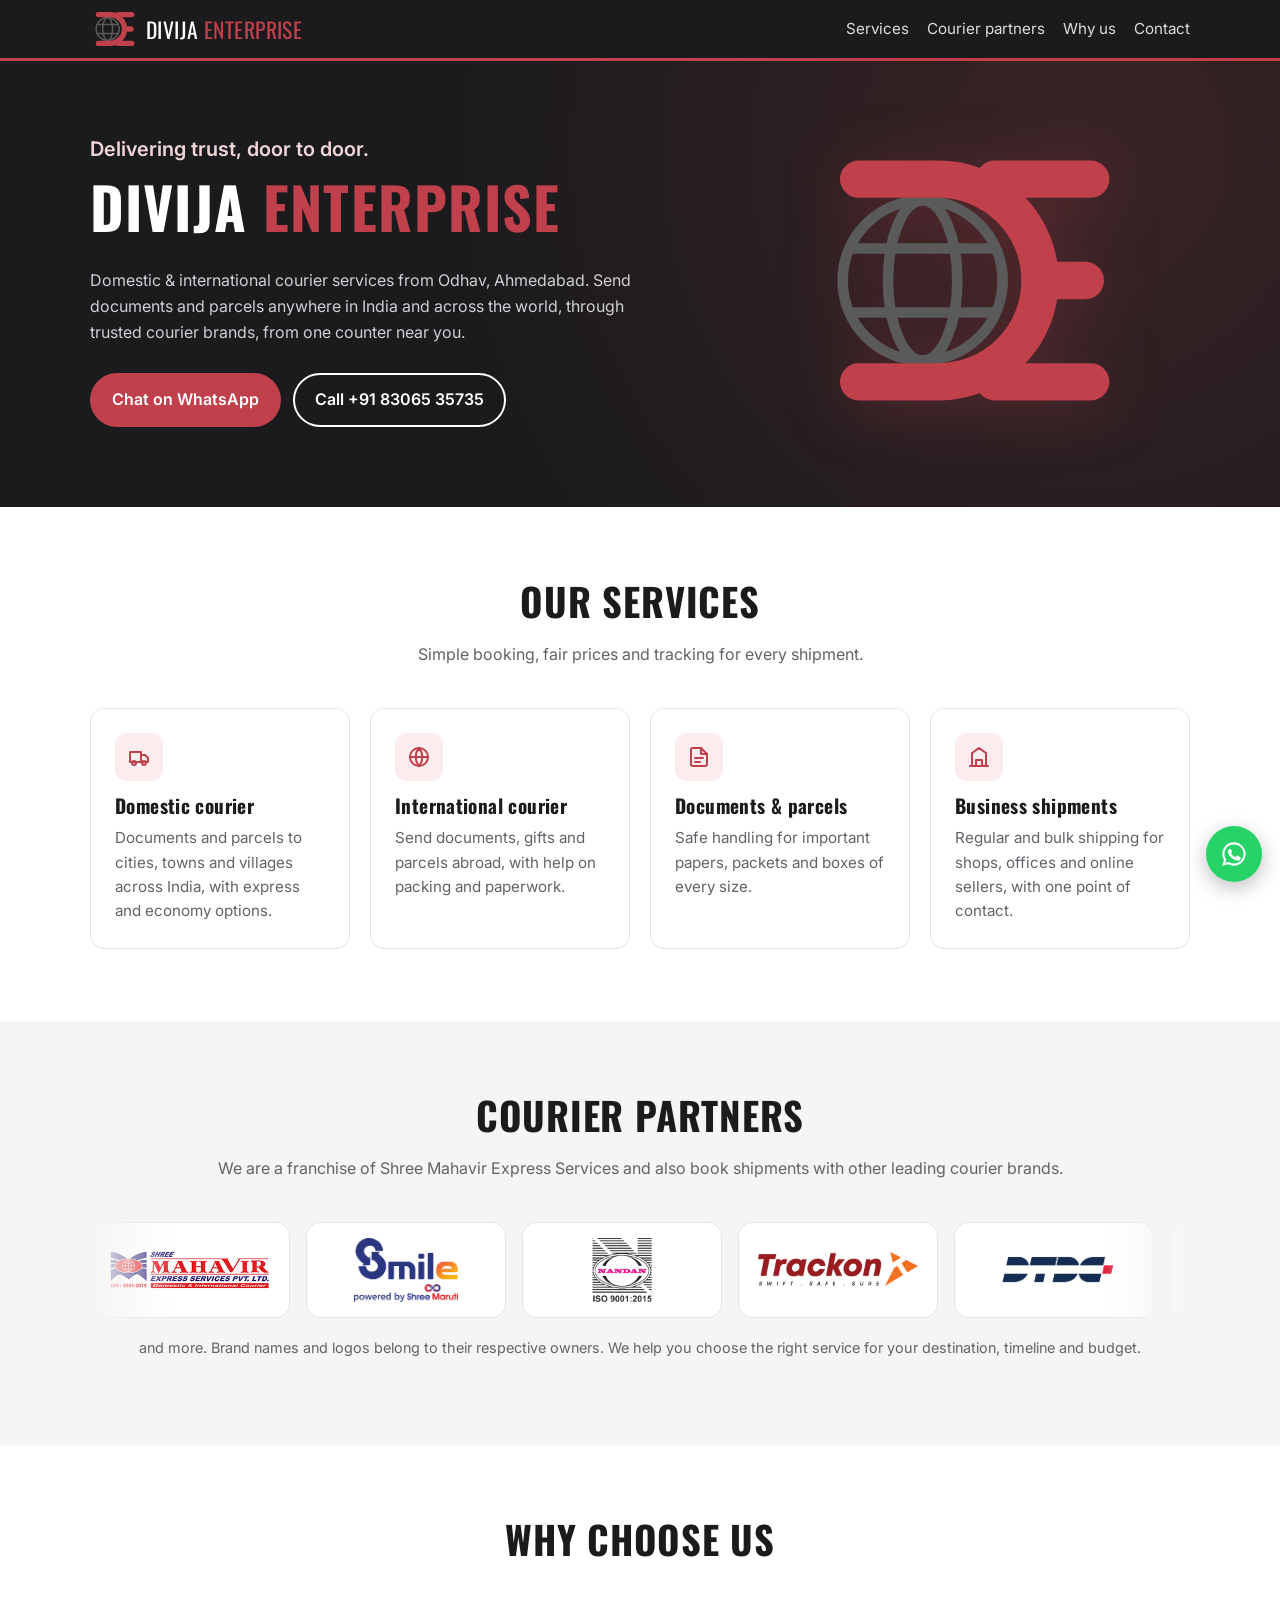
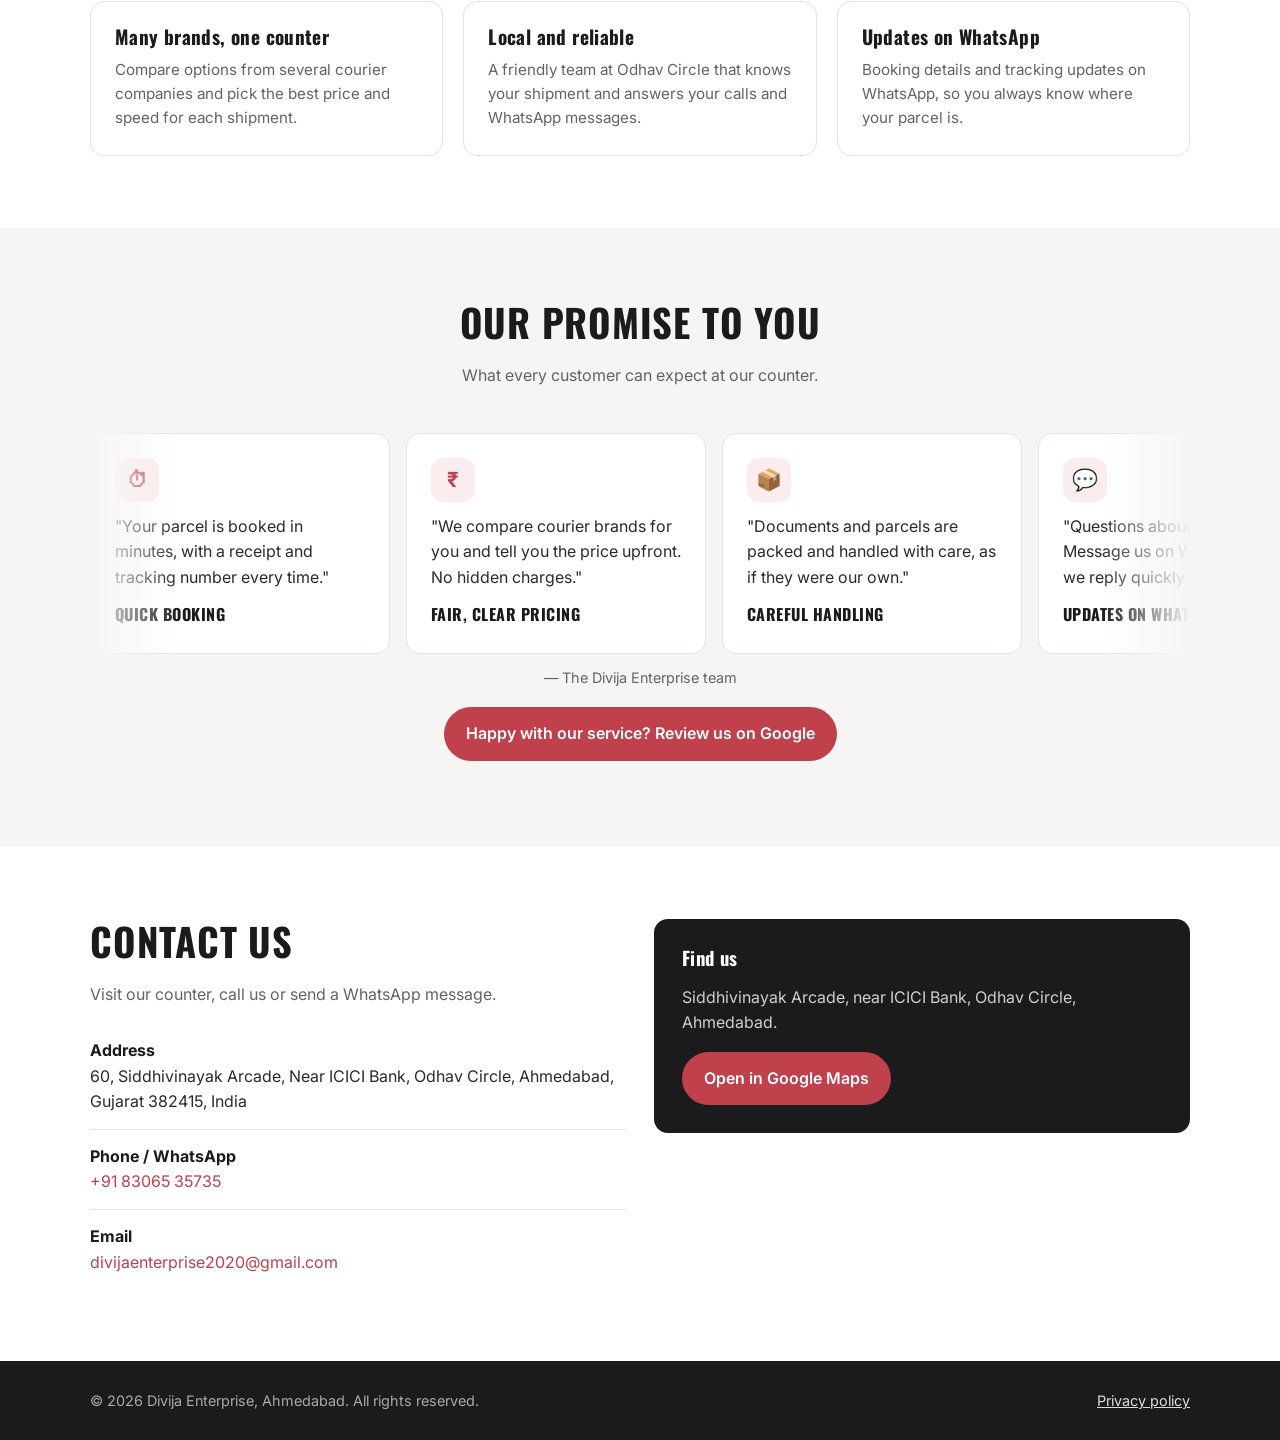
<file: index.html>
<!doctype html>
<html lang="en">
<head>
  <meta charset="utf-8">
  <meta name="viewport" content="width=device-width, initial-scale=1">
  <title>Divija Enterprise | Domestic &amp; International Courier Services, Odhav, Ahmedabad</title>
  <meta name="description" content="Divija Enterprise, Odhav, Ahmedabad: domestic and international courier services for documents and parcels. Franchise of Shree Mahavir Express Services; we also book with Trackon, DTDC and other courier brands.">
  <link rel="icon" href="logo.svg" type="image/svg+xml">
  <link rel="preconnect" href="https://fonts.googleapis.com">
  <link rel="preconnect" href="https://fonts.gstatic.com" crossorigin>
  <link href="https://fonts.googleapis.com/css2?family=Inter:wght@400;600&family=Oswald:wght@500;700&display=swap" rel="stylesheet">
  <link rel="stylesheet" href="style.css">
</head>
<body>

<header class="site-header">
  <div class="wrap">
    <a class="brand" href="#top">
      <img src="logo.svg" alt="" width="46" height="38">
      <span class="brand-name">Divija <span>Enterprise</span></span>
    </a>
    <nav class="nav" aria-label="Main">
      <a href="#services">Services</a>
      <a href="#partners">Courier partners</a>
      <a href="#why">Why us</a>
      <a href="#contact">Contact</a>
    </nav>
  </div>
</header>

<main id="top">
  <section class="hero">
    <div class="wrap">
      <div>
        <p class="tagline">Delivering trust, door to door.</p>
        <h1>Divija <span>Enterprise</span></h1>
        <p class="lead">Domestic &amp; international courier services from Odhav, Ahmedabad. Send documents and parcels anywhere in India and across the world, through trusted courier brands, from one counter near you.</p>
        <div class="hero-actions">
          <a class="btn btn-primary" href="https://wa.me/918306535735?text=Hi%20Divija%20Enterprise%2C%20I%20want%20to%20send%20a%20courier." rel="noopener">Chat on WhatsApp</a>
          <a class="btn btn-ghost" href="tel:+918306535735">Call +91 83065 35735</a>
        </div>
      </div>
      <img class="hero-logo" src="logo.svg" alt="Divija Enterprise logo" width="320" height="267">
    </div>
  </section>

  <section id="services">
    <div class="wrap">
      <div class="section-title">
        <h2>Our services</h2>
        <p>Simple booking, fair prices and tracking for every shipment.</p>
      </div>
      <div class="grid grid-4">
        <article class="card">
          <div class="icon" aria-hidden="true">
            <svg width="24" height="24" viewBox="0 0 24 24" fill="none" stroke="currentColor" stroke-width="2" stroke-linecap="round" stroke-linejoin="round"><path d="M3 7h11v10H3zM14 10h4l3 3v4h-7z"/><circle cx="7" cy="18" r="2"/><circle cx="17" cy="18" r="2"/></svg>
          </div>
          <h3>Domestic courier</h3>
          <p>Documents and parcels to cities, towns and villages across India, with express and economy options.</p>
        </article>
        <article class="card">
          <div class="icon" aria-hidden="true">
            <svg width="24" height="24" viewBox="0 0 24 24" fill="none" stroke="currentColor" stroke-width="2" stroke-linecap="round" stroke-linejoin="round"><circle cx="12" cy="12" r="9"/><path d="M3 12h18M12 3a14 14 0 0 1 0 18M12 3a14 14 0 0 0 0 18"/></svg>
          </div>
          <h3>International courier</h3>
          <p>Send documents, gifts and parcels abroad, with help on packing and paperwork.</p>
        </article>
        <article class="card">
          <div class="icon" aria-hidden="true">
            <svg width="24" height="24" viewBox="0 0 24 24" fill="none" stroke="currentColor" stroke-width="2" stroke-linecap="round" stroke-linejoin="round"><path d="M14 3H6a2 2 0 0 0-2 2v14a2 2 0 0 0 2 2h12a2 2 0 0 0 2-2V9z"/><path d="M14 3v6h6M8 13h8M8 17h5"/></svg>
          </div>
          <h3>Documents &amp; parcels</h3>
          <p>Safe handling for important papers, packets and boxes of every size.</p>
        </article>
        <article class="card">
          <div class="icon" aria-hidden="true">
            <svg width="24" height="24" viewBox="0 0 24 24" fill="none" stroke="currentColor" stroke-width="2" stroke-linecap="round" stroke-linejoin="round"><path d="M3 21h18M5 21V8l7-5 7 5v13"/><path d="M9 21v-6h6v6"/></svg>
          </div>
          <h3>Business shipments</h3>
          <p>Regular and bulk shipping for shops, offices and online sellers, with one point of contact.</p>
        </article>
      </div>
    </div>
  </section>

  <section id="partners" class="section-soft">
    <div class="wrap">
      <div class="section-title">
        <h2>Courier partners</h2>
        <p>We are a franchise of Shree Mahavir Express Services and also book shipments with other leading courier brands.</p>
      </div>
      <!-- Partner slider. To show a brand's official logo, put the file at partners/<file>.png
           (the names below); until the file exists, the brand's name is shown instead. -->
      <div class="slider" aria-label="Courier partners">
        <div class="slider-track">
          <div class="logo-tile"><img src="partners/mahavir.jpg" alt="Shree Mahavir Express Services" onerror="this.remove()"><span>Shree Mahavir Express Services</span></div>
          <div class="logo-tile"><img src="partners/maruti.png" alt="Shree Maruti Courier" onerror="this.remove()"><span>Shree Maruti Courier</span></div>
          <div class="logo-tile"><img src="partners/nandan.png" alt="Shree Nandan Courier" onerror="this.remove()"><span>Shree Nandan Courier</span></div>
          <div class="logo-tile"><img src="partners/trackon.webp" alt="Trackon" onerror="this.remove()"><span>Trackon</span></div>
          <div class="logo-tile"><img src="partners/dtdc.png" alt="DTDC" onerror="this.remove()"><span>DTDC</span></div>
          <div class="logo-tile"><img src="partners/madhur.png" alt="Madhur Courier Services" onerror="this.remove()"><span>Madhur Courier</span></div>
          <!-- Copy of the same tiles so the loop is seamless (hidden from screen readers). -->
          <div class="logo-tile" aria-hidden="true"><img src="partners/mahavir.jpg" alt="" onerror="this.remove()"><span>Shree Mahavir Express Services</span></div>
          <div class="logo-tile" aria-hidden="true"><img src="partners/maruti.png" alt="" onerror="this.remove()"><span>Shree Maruti Courier</span></div>
          <div class="logo-tile" aria-hidden="true"><img src="partners/nandan.png" alt="" onerror="this.remove()"><span>Shree Nandan Courier</span></div>
          <div class="logo-tile" aria-hidden="true"><img src="partners/trackon.webp" alt="" onerror="this.remove()"><span>Trackon</span></div>
          <div class="logo-tile" aria-hidden="true"><img src="partners/dtdc.png" alt="" onerror="this.remove()"><span>DTDC</span></div>
          <div class="logo-tile" aria-hidden="true"><img src="partners/madhur.png" alt="" onerror="this.remove()"><span>Madhur Courier</span></div>
        </div>
      </div>
      <p class="note">and more. Brand names and logos belong to their respective owners. We help you choose the right service for your destination, timeline and budget.</p>
    </div>
  </section>

  <section id="why">
    <div class="wrap">
      <div class="section-title">
        <h2>Why choose us</h2>
      </div>
      <div class="grid grid-3">
        <div class="card">
          <h3>Many brands, one counter</h3>
          <p>Compare options from several courier companies and pick the best price and speed for each shipment.</p>
        </div>
        <div class="card">
          <h3>Local and reliable</h3>
          <p>A friendly team at Odhav Circle that knows your shipment and answers your calls and WhatsApp messages.</p>
        </div>
        <div class="card">
          <h3>Updates on WhatsApp</h3>
          <p>Booking details and tracking updates on WhatsApp, so you always know where your parcel is.</p>
        </div>
      </div>
    </div>
  </section>

  <section id="reviews" class="section-soft">
    <div class="wrap">
      <div class="section-title">
        <h2>Our promise to you</h2>
        <p>What every customer can expect at our counter.</p>
      </div>
      <div class="slider slider-cards" aria-label="Our promises">
        <div class="slider-track slow">
          <!-- Real customer reviews (with the customer's permission) can be added to this slider too:
          <figure class="card testimonial">
            <div class="stars" aria-label="5 out of 5 stars">★★★★★</div>
            <blockquote>"The customer's own words."</blockquote>
            <figcaption><strong>Customer name</strong><span>Area, City</span></figcaption>
          </figure>
          Add each one twice: once here and once in the copy below. -->
          <figure class="card promise"><div class="promise-icon" aria-hidden="true">⏱</div><blockquote>"Your parcel is booked in minutes, with a receipt and tracking number every time."</blockquote><figcaption><strong>Quick booking</strong></figcaption></figure>
          <figure class="card promise"><div class="promise-icon" aria-hidden="true">₹</div><blockquote>"We compare courier brands for you and tell you the price upfront. No hidden charges."</blockquote><figcaption><strong>Fair, clear pricing</strong></figcaption></figure>
          <figure class="card promise"><div class="promise-icon" aria-hidden="true">📦</div><blockquote>"Documents and parcels are packed and handled with care, as if they were our own."</blockquote><figcaption><strong>Careful handling</strong></figcaption></figure>
          <figure class="card promise"><div class="promise-icon" aria-hidden="true">💬</div><blockquote>"Questions about your shipment? Message us on WhatsApp and we reply quickly."</blockquote><figcaption><strong>Updates on WhatsApp</strong></figcaption></figure>
          <figure class="card promise"><div class="promise-icon" aria-hidden="true">🌍</div><blockquote>"From Ahmedabad to anywhere in India or abroad, we help you choose the right service."</blockquote><figcaption><strong>India and worldwide</strong></figcaption></figure>
          <!-- Copy for the seamless loop (hidden from screen readers). -->
          <figure class="card promise" aria-hidden="true"><div class="promise-icon">⏱</div><blockquote>"Your parcel is booked in minutes, with a receipt and tracking number every time."</blockquote><figcaption><strong>Quick booking</strong></figcaption></figure>
          <figure class="card promise" aria-hidden="true"><div class="promise-icon">₹</div><blockquote>"We compare courier brands for you and tell you the price upfront. No hidden charges."</blockquote><figcaption><strong>Fair, clear pricing</strong></figcaption></figure>
          <figure class="card promise" aria-hidden="true"><div class="promise-icon">📦</div><blockquote>"Documents and parcels are packed and handled with care, as if they were our own."</blockquote><figcaption><strong>Careful handling</strong></figcaption></figure>
          <figure class="card promise" aria-hidden="true"><div class="promise-icon">💬</div><blockquote>"Questions about your shipment? Message us on WhatsApp and we reply quickly."</blockquote><figcaption><strong>Updates on WhatsApp</strong></figcaption></figure>
          <figure class="card promise" aria-hidden="true"><div class="promise-icon">🌍</div><blockquote>"From Ahmedabad to anywhere in India or abroad, we help you choose the right service."</blockquote><figcaption><strong>India and worldwide</strong></figcaption></figure>
        </div>
      </div>
      <p class="note" style="margin-top:4px">— The Divija Enterprise team</p>
      <p class="note"><a class="btn btn-primary" href="https://www.google.com/maps?cid=14158673834589068354" target="_blank" rel="noopener">Happy with our service? Review us on Google</a></p>
    </div>
  </section>

  <section id="contact" class="contact">
    <div class="wrap">
      <div>
        <div class="section-title" style="text-align:left;margin-bottom:16px">
          <h2>Contact us</h2>
          <p>Visit our counter, call us or send a WhatsApp message.</p>
        </div>
        <ul class="contact-list">
          <li>
            <div><strong>Address</strong>60, Siddhivinayak Arcade, Near ICICI Bank, Odhav Circle, Ahmedabad, Gujarat 382415, India</div>
          </li>
          <li>
            <div><strong>Phone / WhatsApp</strong><a href="tel:+918306535735">+91 83065 35735</a></div>
          </li>
          <li>
            <div><strong>Email</strong><a href="mailto:divijaenterprise2020@gmail.com">divijaenterprise2020@gmail.com</a></div>
          </li>
        </ul>
      </div>
      <div class="map-card">
        <h3>Find us</h3>
        <p>Siddhivinayak Arcade, near ICICI Bank, Odhav Circle, Ahmedabad.</p>
        <a class="btn btn-primary" href="https://www.google.com/maps?cid=14158673834589068354" target="_blank" rel="noopener">Open in Google Maps</a>
      </div>
    </div>
  </section>
</main>

<footer class="site-footer">
  <div class="wrap">
    <span>&copy; 2026 Divija Enterprise, Ahmedabad. All rights reserved.</span>
    <span><a href="privacy.html">Privacy policy</a></span>
  </div>
</footer>

<a class="wa-float" href="https://wa.me/918306535735" aria-label="Chat with Divija Enterprise on WhatsApp" rel="noopener">
  <svg width="28" height="28" viewBox="0 0 24 24" fill="currentColor" aria-hidden="true"><path d="M12 2a10 10 0 0 0-8.6 15.1L2 22l5-1.3A10 10 0 1 0 12 2zm0 18.2a8.2 8.2 0 0 1-4.2-1.2l-.3-.2-3 .8.8-2.9-.2-.3A8.2 8.2 0 1 1 12 20.2zm4.5-6.1c-.2-.1-1.5-.7-1.7-.8-.2-.1-.4-.1-.6.1l-.8 1c-.1.2-.3.2-.5.1a6.7 6.7 0 0 1-3.3-2.9c-.2-.4.2-.4.7-1.3.1-.2 0-.3 0-.4l-.8-1.8c-.2-.5-.4-.4-.6-.4h-.5a1 1 0 0 0-.7.3 3 3 0 0 0-.9 2.2 5.2 5.2 0 0 0 1.1 2.8 11.9 11.9 0 0 0 4.6 4c1.7.7 2.3.8 3.2.7a2.7 2.7 0 0 0 1.8-1.3 2.2 2.2 0 0 0 .2-1.3c-.1-.1-.2-.2-.4-.3z"/></svg>
</a>

</body>
</html>
</file>
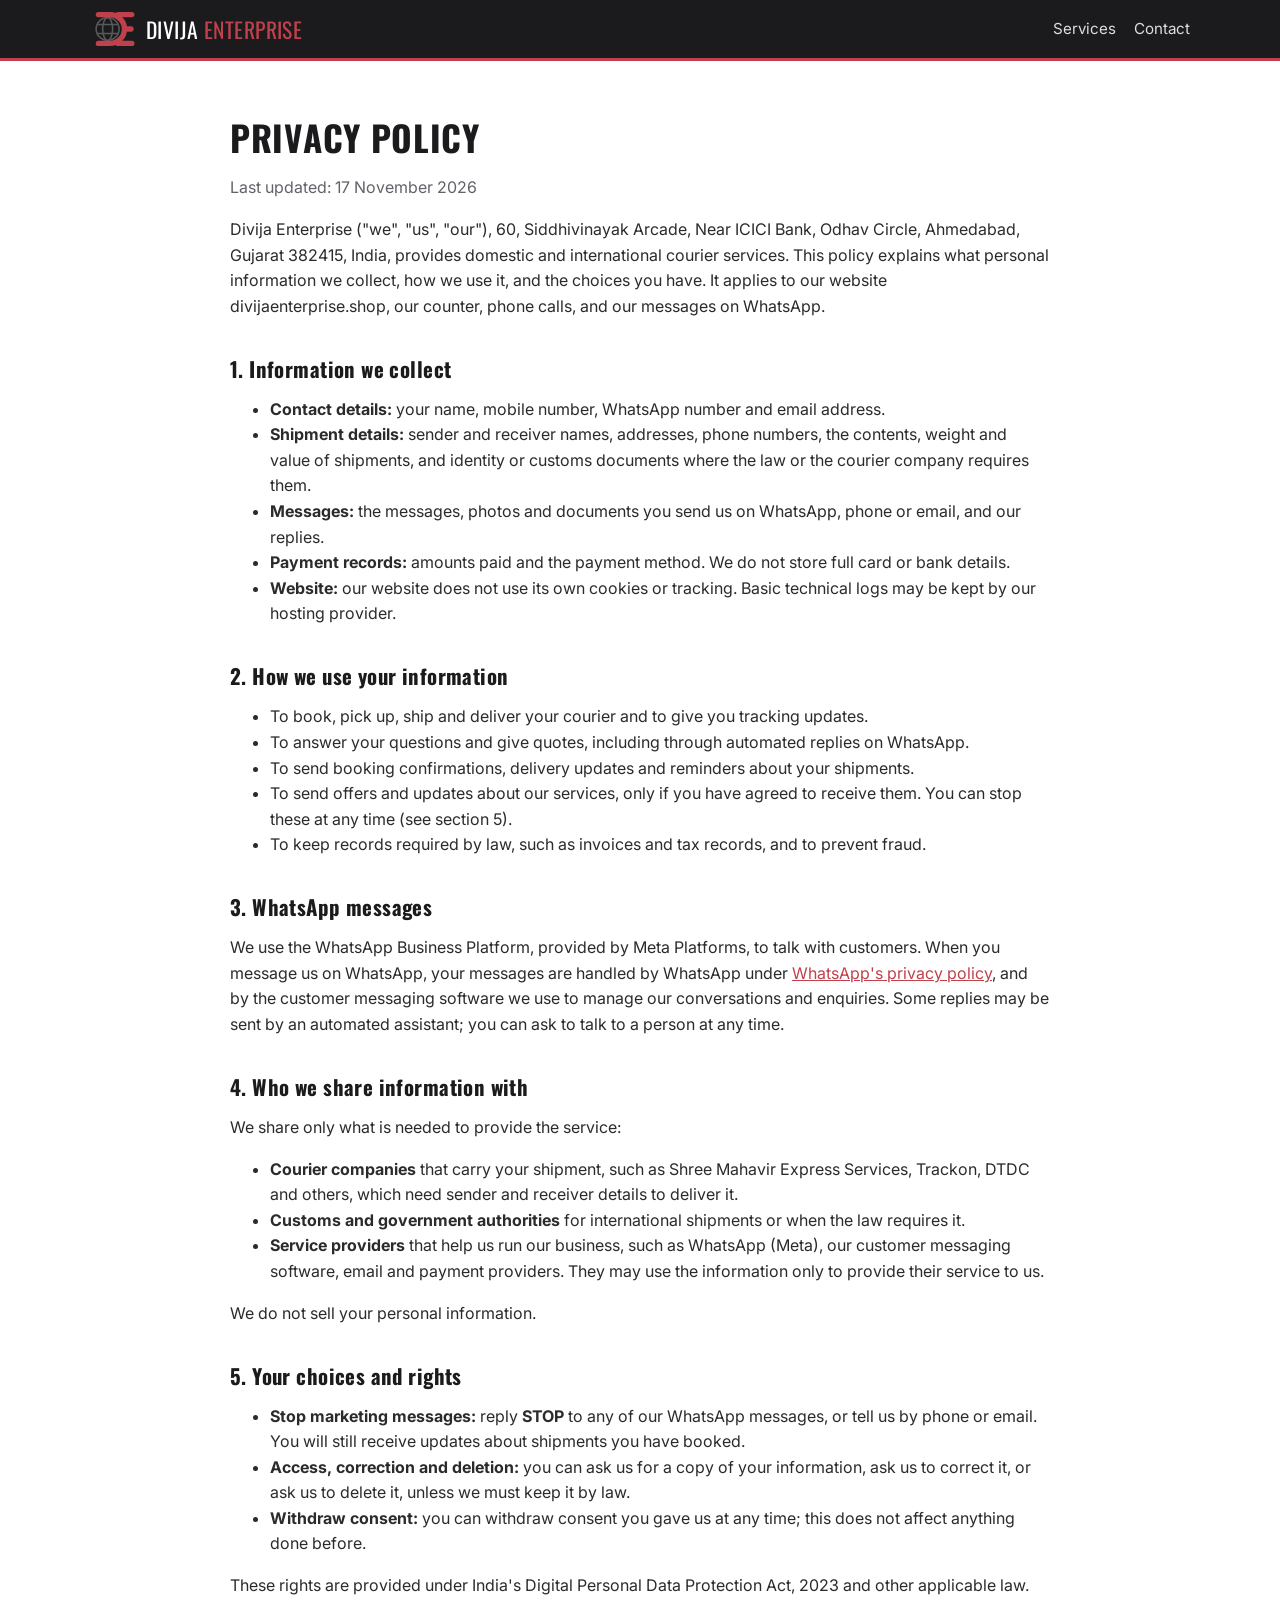
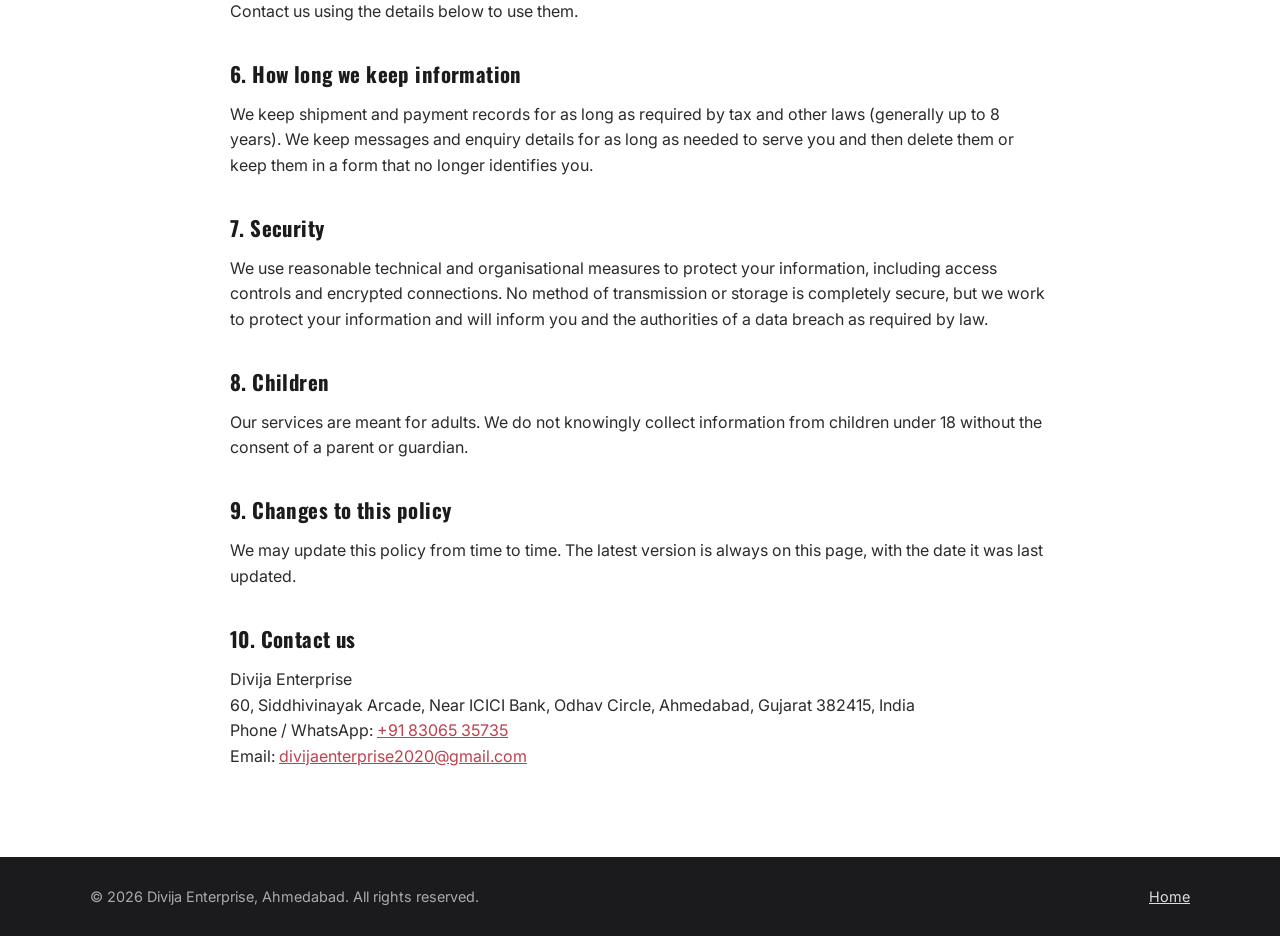
<file: privacy.html>
<!doctype html>
<html lang="en">
<head>
  <meta charset="utf-8">
  <meta name="viewport" content="width=device-width, initial-scale=1">
  <title>Privacy Policy | Divija Enterprise</title>
  <meta name="description" content="How Divija Enterprise collects, uses and protects your personal information, including on WhatsApp.">
  <link rel="icon" href="logo.svg" type="image/svg+xml">
  <link rel="preconnect" href="https://fonts.googleapis.com">
  <link rel="preconnect" href="https://fonts.gstatic.com" crossorigin>
  <link href="https://fonts.googleapis.com/css2?family=Inter:wght@400;600&family=Oswald:wght@500;700&display=swap" rel="stylesheet">
  <link rel="stylesheet" href="style.css">
</head>
<body>

<header class="site-header">
  <div class="wrap">
    <a class="brand" href="index.html">
      <img src="logo.svg" alt="" width="46" height="38">
      <span class="brand-name">Divija <span>Enterprise</span></span>
    </a>
    <nav class="nav" aria-label="Main">
      <a href="index.html#services">Services</a>
      <a href="index.html#contact">Contact</a>
    </nav>
  </div>
</header>

<main class="legal">
  <div class="wrap">
    <h1>Privacy policy</h1>
    <p class="updated">Last updated: 17 November 2026</p>

    <p>Divija Enterprise ("we", "us", "our"), 60, Siddhivinayak Arcade, Near ICICI Bank, Odhav Circle, Ahmedabad, Gujarat 382415, India, provides domestic and international courier services. This policy explains what personal information we collect, how we use it, and the choices you have. It applies to our website divijaenterprise.shop, our counter, phone calls, and our messages on WhatsApp.</p>

    <h2>1. Information we collect</h2>
    <ul>
      <li><strong>Contact details:</strong> your name, mobile number, WhatsApp number and email address.</li>
      <li><strong>Shipment details:</strong> sender and receiver names, addresses, phone numbers, the contents, weight and value of shipments, and identity or customs documents where the law or the courier company requires them.</li>
      <li><strong>Messages:</strong> the messages, photos and documents you send us on WhatsApp, phone or email, and our replies.</li>
      <li><strong>Payment records:</strong> amounts paid and the payment method. We do not store full card or bank details.</li>
      <li><strong>Website:</strong> our website does not use its own cookies or tracking. Basic technical logs may be kept by our hosting provider.</li>
    </ul>

    <h2>2. How we use your information</h2>
    <ul>
      <li>To book, pick up, ship and deliver your courier and to give you tracking updates.</li>
      <li>To answer your questions and give quotes, including through automated replies on WhatsApp.</li>
      <li>To send booking confirmations, delivery updates and reminders about your shipments.</li>
      <li>To send offers and updates about our services, only if you have agreed to receive them. You can stop these at any time (see section 5).</li>
      <li>To keep records required by law, such as invoices and tax records, and to prevent fraud.</li>
    </ul>

    <h2>3. WhatsApp messages</h2>
    <p>We use the WhatsApp Business Platform, provided by Meta Platforms, to talk with customers. When you message us on WhatsApp, your messages are handled by WhatsApp under <a href="https://www.whatsapp.com/legal/privacy-policy" target="_blank" rel="noopener">WhatsApp's privacy policy</a>, and by the customer messaging software we use to manage our conversations and enquiries. Some replies may be sent by an automated assistant; you can ask to talk to a person at any time.</p>

    <h2>4. Who we share information with</h2>
    <p>We share only what is needed to provide the service:</p>
    <ul>
      <li><strong>Courier companies</strong> that carry your shipment, such as Shree Mahavir Express Services, Trackon, DTDC and others, which need sender and receiver details to deliver it.</li>
      <li><strong>Customs and government authorities</strong> for international shipments or when the law requires it.</li>
      <li><strong>Service providers</strong> that help us run our business, such as WhatsApp (Meta), our customer messaging software, email and payment providers. They may use the information only to provide their service to us.</li>
    </ul>
    <p>We do not sell your personal information.</p>

    <h2>5. Your choices and rights</h2>
    <ul>
      <li><strong>Stop marketing messages:</strong> reply <strong>STOP</strong> to any of our WhatsApp messages, or tell us by phone or email. You will still receive updates about shipments you have booked.</li>
      <li><strong>Access, correction and deletion:</strong> you can ask us for a copy of your information, ask us to correct it, or ask us to delete it, unless we must keep it by law.</li>
      <li><strong>Withdraw consent:</strong> you can withdraw consent you gave us at any time; this does not affect anything done before.</li>
    </ul>
    <p>These rights are provided under India's Digital Personal Data Protection Act, 2023 and other applicable law. Contact us using the details below to use them.</p>

    <h2>6. How long we keep information</h2>
    <p>We keep shipment and payment records for as long as required by tax and other laws (generally up to 8 years). We keep messages and enquiry details for as long as needed to serve you and then delete them or keep them in a form that no longer identifies you.</p>

    <h2>7. Security</h2>
    <p>We use reasonable technical and organisational measures to protect your information, including access controls and encrypted connections. No method of transmission or storage is completely secure, but we work to protect your information and will inform you and the authorities of a data breach as required by law.</p>

    <h2>8. Children</h2>
    <p>Our services are meant for adults. We do not knowingly collect information from children under 18 without the consent of a parent or guardian.</p>

    <h2>9. Changes to this policy</h2>
    <p>We may update this policy from time to time. The latest version is always on this page, with the date it was last updated.</p>

    <h2>10. Contact us</h2>
    <p>
      Divija Enterprise<br>
      60, Siddhivinayak Arcade, Near ICICI Bank, Odhav Circle, Ahmedabad, Gujarat 382415, India<br>
      Phone / WhatsApp: <a href="tel:+918306535735">+91 83065 35735</a><br>
      Email: <a href="mailto:divijaenterprise2020@gmail.com">divijaenterprise2020@gmail.com</a>
    </p>
  </div>
</main>

<footer class="site-footer">
  <div class="wrap">
    <span>&copy; 2026 Divija Enterprise, Ahmedabad. All rights reserved.</span>
    <span><a href="index.html">Home</a></span>
  </div>
</footer>

</body>
</html>
</file>
<file: style.css>
:root {
  --red: #c0404b;
  --red-dark: #9e2f39;
  --ink: #1b1b1d;
  --ink-2: #2a2a2d;
  --text: #2b2b2e;
  --muted: #62626a;
  --line: #e6e3e1;
  --bg: #ffffff;
  --bg-soft: #f7f5f4;
  --radius: 14px;
}

* { box-sizing: border-box; }
html { scroll-behavior: smooth; }
body {
  margin: 0;
  font-family: "Inter", system-ui, -apple-system, "Segoe UI", Roboto, sans-serif;
  color: var(--text);
  background: var(--bg);
  line-height: 1.6;
}
img { max-width: 100%; display: block; }
a { color: var(--red); }
h1, h2, h3, .brand-name {
  font-family: "Oswald", "Arial Narrow", sans-serif;
  letter-spacing: 0.02em;
  line-height: 1.15;
  margin: 0 0 0.5em;
}
.wrap { width: min(1100px, 100% - 32px); margin-inline: auto; }

/* Header */
.site-header {
  background: var(--ink);
  color: #fff;
  position: sticky; top: 0; z-index: 10;
  border-bottom: 3px solid var(--red);
}
.site-header .wrap { display: flex; align-items: center; justify-content: space-between; gap: 16px; padding: 10px 0; }
.brand { display: flex; align-items: center; gap: 10px; color: #fff; text-decoration: none; }
.brand img { width: 46px; height: auto; }
.brand-name { font-size: 1.35rem; text-transform: uppercase; margin: 0; color: #fff; }
.brand-name span { color: var(--red); }
.nav { display: flex; gap: 18px; }
.nav a { color: #ddd; text-decoration: none; font-size: 0.95rem; }
.nav a:hover { color: #fff; }

/* Buttons */
.btn {
  display: inline-flex; align-items: center; gap: 8px;
  padding: 12px 20px; border-radius: 999px;
  font-weight: 600; text-decoration: none; font-size: 1rem;
  border: 2px solid transparent;
}
.btn-primary { background: var(--red); color: #fff; }
.btn-primary:hover { background: var(--red-dark); }
.btn-ghost { border-color: #fff; color: #fff; }
.btn-ghost:hover { background: rgba(255,255,255,0.08); }

/* Hero */
.hero {
  background: radial-gradient(circle at 85% 20%, #3a2326 0%, var(--ink) 55%);
  color: #fff;
  padding: 72px 0 80px;
}
.hero .wrap { display: grid; grid-template-columns: 1.3fr 1fr; gap: 40px; align-items: center; }
.hero h1 { font-size: clamp(2.2rem, 5vw, 3.6rem); text-transform: uppercase; }
.hero h1 span { color: var(--red); }
.tagline { font-size: 1.25rem; color: #f1d6d8; margin: 0 0 8px; font-weight: 600; }
.hero p.lead { color: #cfcfd4; max-width: 560px; margin: 0 0 28px; }
.hero-actions { display: flex; flex-wrap: wrap; gap: 12px; }
.hero-logo { justify-self: center; width: min(320px, 80%); filter: drop-shadow(0 10px 30px rgba(192,64,75,0.25)); }

/* Sections */
section { padding: 72px 0; }
.section-soft { background: var(--bg-soft); }
.section-title { text-align: center; margin-bottom: 40px; }
.section-title h2 { font-size: clamp(1.7rem, 3.5vw, 2.4rem); text-transform: uppercase; color: var(--ink); }
.section-title p { color: var(--muted); margin: 0; }

.grid { display: grid; gap: 20px; }
.grid-4 { grid-template-columns: repeat(4, 1fr); }
.grid-3 { grid-template-columns: repeat(3, 1fr); }

.card {
  background: #fff; border: 1px solid var(--line); border-radius: var(--radius);
  padding: 24px;
}
.card .icon {
  width: 48px; height: 48px; border-radius: 12px;
  background: #fbeced; color: var(--red);
  display: grid; place-items: center; margin-bottom: 14px;
}
.card h3 { font-size: 1.2rem; color: var(--ink); }
.card p { margin: 0; color: var(--muted); font-size: 0.95rem; }

/* Partner logo slider */
.slider {
  overflow: hidden;
  mask-image: linear-gradient(90deg, transparent, #000 8%, #000 92%, transparent);
  -webkit-mask-image: linear-gradient(90deg, transparent, #000 8%, #000 92%, transparent);
}
.slider-track { display: flex; gap: 16px; width: max-content; animation: slide 30s linear infinite; }
.slider:hover .slider-track { animation-play-state: paused; }
@keyframes slide { to { transform: translateX(calc(-50% - 8px)); } }
.logo-tile {
  flex: 0 0 auto; width: 200px; height: 96px; padding: 14px 18px;
  display: grid; place-items: center; text-align: center;
  background: #fff; border: 1px solid var(--line); border-radius: var(--radius);
  font-family: "Oswald", "Arial Narrow", sans-serif; font-size: 1.15rem;
  letter-spacing: 0.03em; text-transform: uppercase; color: var(--ink-2);
}
.logo-tile img { max-height: 64px; max-width: 160px; object-fit: contain; }
.logo-tile:has(img) span { display: none; }
@media (prefers-reduced-motion: reduce) {
  .slider-track { animation: none; flex-wrap: wrap; justify-content: center; width: auto; }
  .slider-track [aria-hidden="true"] { display: none; }
}

/* Card slider (promises / reviews) */
.slider-cards { padding: 4px 0 8px; }
.slider-track.slow { animation-duration: 45s; align-items: stretch; }
.slider-cards .card { flex: 0 0 auto; width: 300px; margin: 0; }
.promise { display: flex; flex-direction: column; gap: 12px; }
.promise-icon {
  width: 44px; height: 44px; border-radius: 12px; background: #fbeced; color: var(--red);
  display: grid; place-items: center; font-size: 1.3rem; font-weight: 700;
}
.promise blockquote { margin: 0; color: var(--text); flex: 1; }
.promise figcaption strong { color: var(--ink); font-family: "Oswald", "Arial Narrow", sans-serif; letter-spacing: 0.03em; text-transform: uppercase; }

/* Testimonials */
.testimonial { margin: 0; display: flex; flex-direction: column; gap: 12px; }
.testimonial .stars { color: #e3a008; letter-spacing: 2px; }
.testimonial blockquote { margin: 0; color: var(--text); font-size: 1rem; }
.testimonial figcaption strong { display: block; color: var(--ink); }
.testimonial figcaption span { color: var(--muted); font-size: 0.9rem; }
.note { text-align: center; color: var(--muted); font-size: 0.9rem; margin-top: 18px; }

.why li { margin-bottom: 10px; }

/* Contact */
.contact .wrap { display: grid; grid-template-columns: 1fr 1fr; gap: 28px; align-items: start; }
.contact-list { list-style: none; padding: 0; margin: 0; }
.contact-list li { display: flex; gap: 14px; padding: 14px 0; border-bottom: 1px solid var(--line); }
.contact-list li:last-child { border-bottom: 0; }
.contact-list strong { display: block; color: var(--ink); }
.contact-list a { text-decoration: none; }
.map-card { background: var(--ink); color: #fff; border-radius: var(--radius); padding: 28px; }
.map-card p { color: #cfcfd4; }

/* Footer */
.site-footer { background: var(--ink); color: #aaa; padding: 28px 0; font-size: 0.9rem; }
.site-footer .wrap { display: flex; flex-wrap: wrap; justify-content: space-between; gap: 12px; }
.site-footer a { color: #ddd; }

/* Legal page */
.legal { padding: 56px 0 72px; }
.legal .wrap { max-width: 820px; }
.legal h1 { font-size: 2.2rem; color: var(--ink); text-transform: uppercase; }
.legal h2 { font-size: 1.3rem; color: var(--ink); margin-top: 1.8em; }
.legal .updated { color: var(--muted); }

/* WhatsApp float */
.wa-float {
  position: fixed; right: 18px; bottom: 18px; z-index: 20;
  width: 56px; height: 56px; border-radius: 50%;
  background: #25d366; color: #fff; display: grid; place-items: center;
  box-shadow: 0 6px 20px rgba(0,0,0,0.25);
}

@media (max-width: 900px) {
  .grid-4 { grid-template-columns: repeat(2, 1fr); }
  .grid-3 { grid-template-columns: 1fr; }
  .hero .wrap, .contact .wrap { grid-template-columns: 1fr; }
  .hero-logo { order: -1; width: 180px; }
}
@media (max-width: 600px) {
  .nav { display: none; }
  .grid-4 { grid-template-columns: 1fr; }
  section { padding: 52px 0; }
  .hero { padding: 48px 0 56px; }
}
</file>
